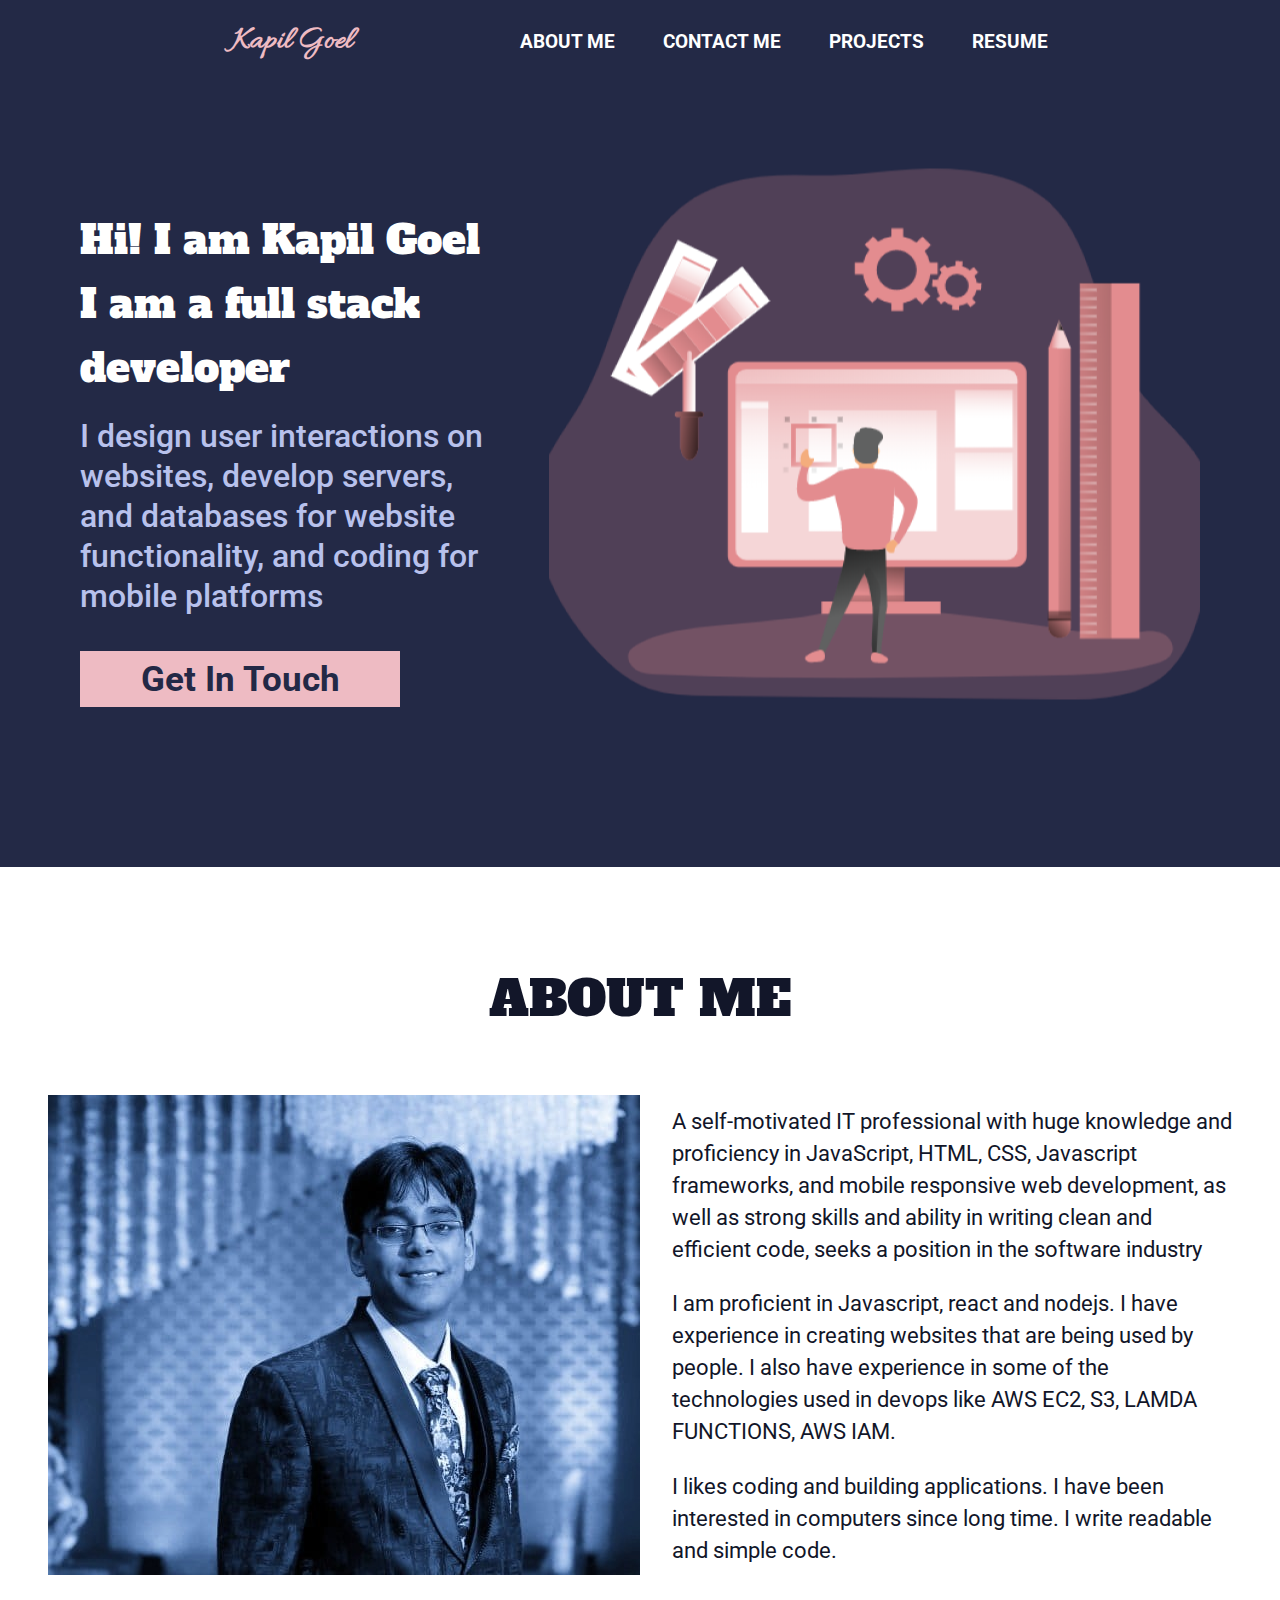
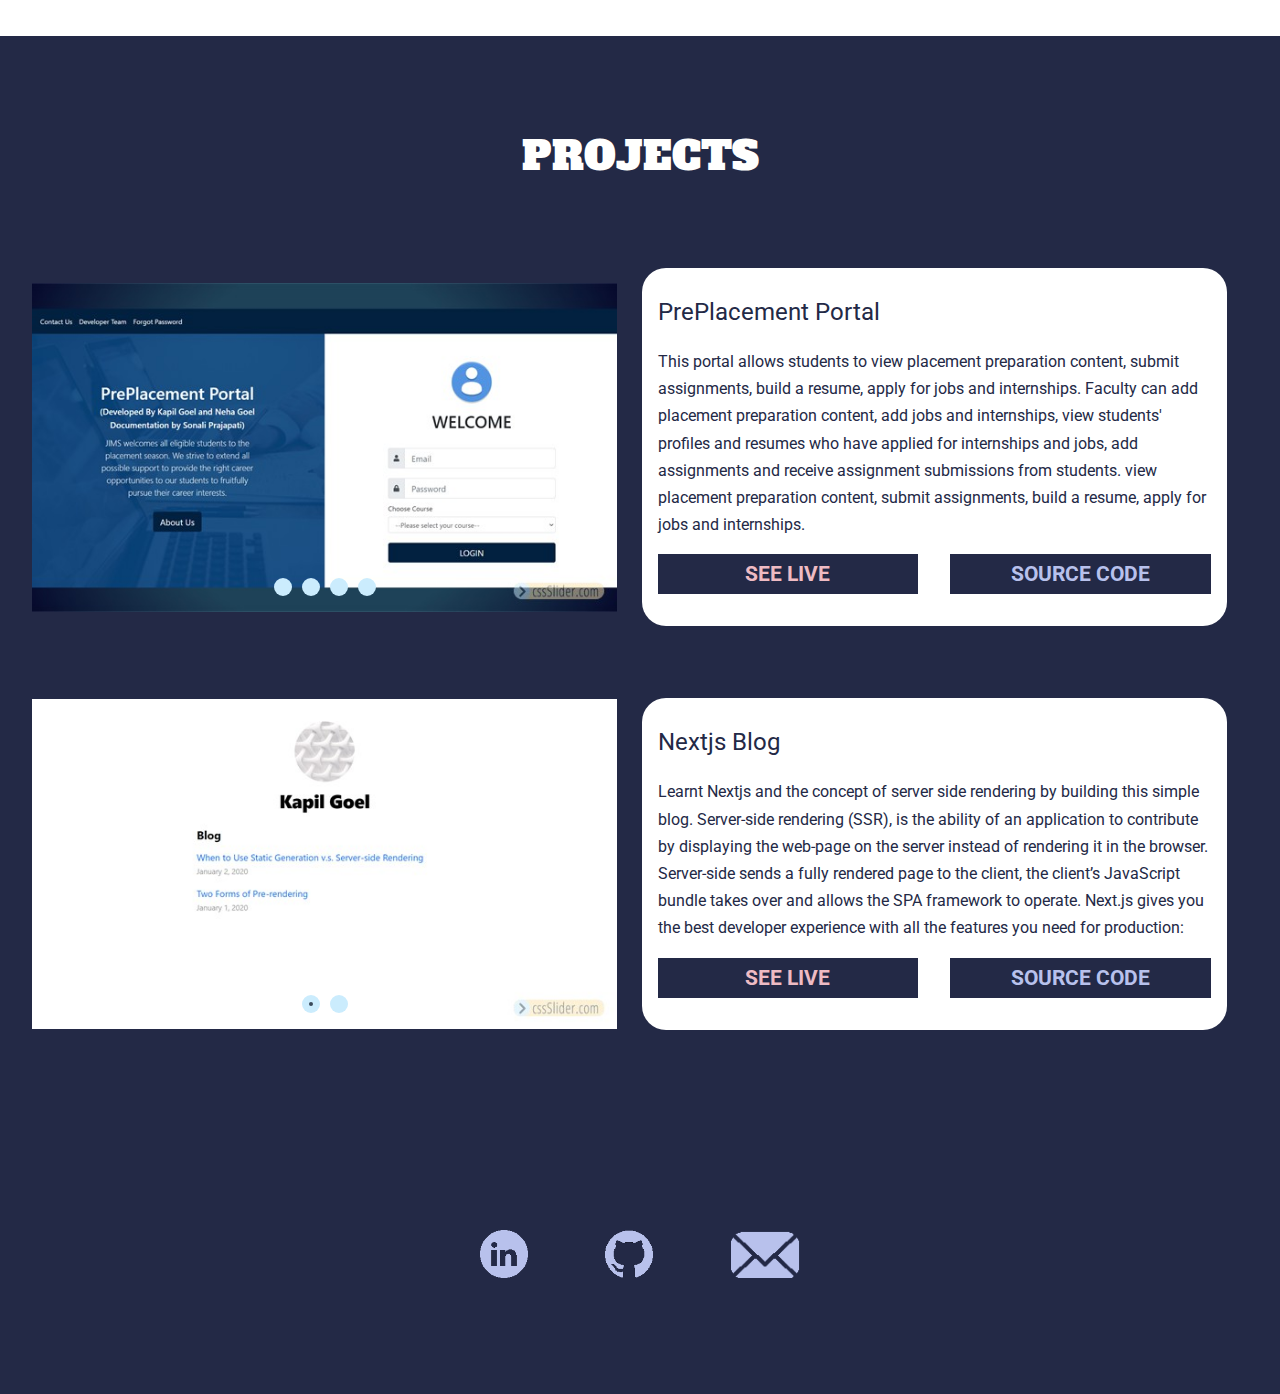
<file: index.html>
<!DOCTYPE html>
<html lang="en">
  <head>
    <meta charset="UTF-8" />
    <meta http-equiv="X-UA-Compatible" content="IE=edge" />
    <meta name="viewport" content="width=device-width, initial-scale=1.0" />
    <link rel="preconnect" href="https://fonts.gstatic.com" />
    <link
      href="https://fonts.googleapis.com/css2?family=Alfa+Slab+One&family=Allura&family=Roboto:wght@400;500;700;900&display=swap"
      rel="stylesheet"
    />
    <link rel="stylesheet" href="styles.css" />
    <script src="script.js"></script>
    <title>Kapil Goel</title>
  </head>
  <body>
    <header id="navbar">
      <h1 class="logo" id="logo">Kapil Goel</h1>
      <input type="checkbox" id="nav-toggle" class="nav-toggle" />
      <nav>
        <ul id="nav-ul">
          <li><a href="#aboutme" id="link1">About Me</a></li>
          <li><a href="mailto:kapil.wq@gmail.com" id="link2">Contact Me</a></li>
          <li><a href="#projects" id="link3">Projects</a></li>
          <li><a href="/assets/res.pdf" id="link4" target="_blank">Resume</a></li>
        </ul>
      </nav>
      <label for="nav-toggle" class="nav-toggle-label">
        <span></span>
      </label>
    </header>
    <section class="hero">
      <div class="hero__left">
        <p class="headline">
          <span>Hi! I am Kapil Goel</span>
          <span>I am a full stack developer</span>
        </p>
        <p class="hero__desc">
          I design user interactions on websites, develop servers, and databases
          for website functionality, and coding for mobile platforms
        </p>
        <a href="mailto:kapil.wq@gmail.com" class="getintouch"
          ><p>Get In Touch</p></a
        >
      </div>
      <div class="hero__image">
        <img src="/assets/image1.png" alt="" />
      </div>
    </section>
    <section class="aboutme" id="aboutme">
      <p class="aboutme__heading">ABOUT ME</p>
      <div class="aboutme__container">
        <div class="aboutme__image"></div>
        <div class="aboutme__para">
          <p>
            A self-motivated IT professional with huge knowledge and proficiency in JavaScript, 
            HTML, CSS, Javascript frameworks, and mobile responsive web development, as 
            well as strong skills and ability in writing clean and efficient code, seeks a position in 
            the software industry
          </p>
          <p>
I am proficient in Javascript, react and nodejs. I have experience in creating websites that are being used by people. I also have experience
in some of the technologies used in devops like AWS EC2, S3, LAMDA FUNCTIONS, AWS IAM.          </p>
          <p>
I likes coding and building applications. I have been interested in computers since long time. I write readable and simple code. 
      </div>
    </section>
    <section class="projects" id="projects">
      <p>PROJECTS</p>
      <div class="project-container">
        
        <div class="project-images">
          <!-- Start cssSlider.com -->
		<!-- Generated by cssSlider.com 2.1 -->
		<link rel="stylesheet" href="cssslider_files/csss_engine1/style.css">
		<!--[if IE]><link rel="stylesheet" href="cssslider_files/csss_engine1/ie.css"><![endif]-->
		<!--[if lte IE 9]><script type="text/javascript" src="cssslider_files/csss_engine1/ie.js"></script><![endif]-->
		 <div class='csslider1 no-autoplay '>
		<input name="cs_anchor1" id='cs_slide1_0' type="radio" class='cs_anchor slide' checked>
		<input name="cs_anchor1" id='cs_slide1_1' type="radio" class='cs_anchor slide' >
		<input name="cs_anchor1" id='cs_slide1_2' type="radio" class='cs_anchor slide' >
		<input name="cs_anchor1" id='cs_slide1_3' type="radio" class='cs_anchor slide' >
		<ul>
			<li class="cs_skeleton"><img src="cssslider_files/csss_images1/pr11.jpg" style="width: 100%;"></li>
			<li class='num0 img slide'> <img src='cssslider_files/csss_images1/pr11.jpg' alt='pr1-1' title='pr1-1' /></li>
			<li class='num1 img slide'> <img src='cssslider_files/csss_images1/pr12.jpg' alt='pr1-2' title='pr1-2' /></li>
			<li class='num2 img slide'> <img src='cssslider_files/csss_images1/pr13.jpg' alt='pr1-3' title='pr1-3' /></li>
			<li class='num3 img slide'> <img src='cssslider_files/csss_images1/pr14.jpg' alt='pr1-4' title='pr1-4' /></li>
		</ul><div class="cs_engine"><a href="http://cssslider.com">cssslider.com</a> by cssSlider.com v2.1</div>
		
		
		<div class='cs_arrowprev'>
			<label class='num0' for='cs_slide1_0'><span><i></i><b></b></span></label>
			<label class='num1' for='cs_slide1_1'><span><i></i><b></b></span></label>
			<label class='num2' for='cs_slide1_2'><span><i></i><b></b></span></label>
			<label class='num3' for='cs_slide1_3'><span><i></i><b></b></span></label>
		</div>
		<div class='cs_arrownext'>
			<label class='num0' for='cs_slide1_0'><span><i></i><b></b></span></label>
			<label class='num1' for='cs_slide1_1'><span><i></i><b></b></span></label>
			<label class='num2' for='cs_slide1_2'><span><i></i><b></b></span></label>
			<label class='num3' for='cs_slide1_3'><span><i></i><b></b></span></label>
		</div>
		<div class='cs_bullets'>
			<label class='num0' for='cs_slide1_0'> <span class='cs_point'></span>
				<span class='cs_thumb'><img src='cssslider_files/csss_tooltips1/pr11.jpg' alt='pr1-1' title='pr1-1' /></span></label>
			<label class='num1' for='cs_slide1_1'> <span class='cs_point'></span>
				<span class='cs_thumb'><img src='cssslider_files/csss_tooltips1/pr12.jpg' alt='pr1-2' title='pr1-2' /></span></label>
			<label class='num2' for='cs_slide1_2'> <span class='cs_point'></span>
				<span class='cs_thumb'><img src='cssslider_files/csss_tooltips1/pr13.jpg' alt='pr1-3' title='pr1-3' /></span></label>
			<label class='num3' for='cs_slide1_3'> <span class='cs_point'></span>
				<span class='cs_thumb'><img src='cssslider_files/csss_tooltips1/pr14.jpg' alt='pr1-4' title='pr1-4' /></span></label>
		</div>
		</div>
		<!-- End cssSlider.com -->
        </div>
        <div class="project__description-container">
          <p class="project-title">PrePlacement Portal</p>
          <p class="project-description">
            This portal allows students to view placement preparation content, submit assignments, build a resume, apply for jobs and internships. 
            Faculty can add placement preparation content, add jobs and internships, view students' profiles and resumes who have applied for internships 
            and jobs, add assignments and receive assignment submissions from students. view placement preparation content, submit assignments, build a resume, apply for jobs and internships.
          </p>
          <div class="project-buttons">
          <a href="https://placementpre.netlify.app/" class="seelive" target="_blank"
            ><p>SEE LIVE</p></a
          >
          <a href="https://github.com/kapilgoel1/Pre-Placement-Portal-Frontend" class="sourcecode" target="_blank"
            ><p>SOURCE CODE</p></a
          >
          </div>
        </div>
      </div>

      <div class="project-container">
        
        <div class="project-images">
         <!-- Start cssSlider.com -->
		<!-- Generated by cssSlider.com 2.1 -->
		<link rel="stylesheet" href="cssslider2_files/csss_engine1/style.css">
		<!--[if IE]><link rel="stylesheet" href="cssslider2_files/csss_engine1/ie.css"><![endif]-->
		<!--[if lte IE 9]><script type="text/javascript" src="cssslider2_files/csss_engine1/ie.js"></script><![endif]-->
		 <div class='csslider1 no-autoplay '>
		<input name="cs_anchor1" id='cs_slide1_0' type="radio" class='cs_anchor slide' checked>
		<input name="cs_anchor1" id='cs_slide1_1' type="radio" class='cs_anchor slide' >
		<input name="cs_anchor1" id='cs_play1' type="radio" class='cs_anchor' >
		<input name="cs_anchor1" id='cs_pause1_0' type="radio" class='cs_anchor pause'>
		<input name="cs_anchor1" id='cs_pause1_1' type="radio" class='cs_anchor pause'>
		<ul>
			<li class="cs_skeleton"><img src="cssslider2_files/csss_images1/pr21.jpg" style="width: 100%;"></li>
			<li class='num0 img slide'> <img src='cssslider2_files/csss_images1/pr21.jpg' alt='pr2-1' title='pr2-1' /></li>
			<li class='num1 img slide'> <img src='cssslider2_files/csss_images1/pr22.jpg' alt='pr2-2' title='pr2-2' /></li>
		</ul><div class="cs_engine"><a href="http://cssslider.com">cssslider.com</a> by cssSlider.com v2.1</div>
		
		<div class='cs_play_pause'>
			<label class='cs_play' for='cs_play1'><span><i></i><b></b></span></label>
			<label class='cs_pause num0' for='cs_pause1_0'><span><i></i><b></b></span></label>
			<label class='cs_pause num1' for='cs_pause1_1'><span><i></i><b></b></span></label>
			</div>
		<div class='cs_arrowprev'>
			<label class='num0' for='cs_slide1_0'><span><i></i><b></b></span></label>
			<label class='num1' for='cs_slide1_1'><span><i></i><b></b></span></label>
		</div>
		<div class='cs_arrownext'>
			<label class='num0' for='cs_slide1_0'><span><i></i><b></b></span></label>
			<label class='num1' for='cs_slide1_1'><span><i></i><b></b></span></label>
		</div>
		<div class='cs_bullets'>
			<label class='num0' for='cs_slide1_0'> <span class='cs_point'></span>
				<span class='cs_thumb'><img src='cssslider2_files/csss_tooltips1/pr21.jpg' alt='pr2-1' title='pr2-1' /></span></label>
			<label class='num1' for='cs_slide1_1'> <span class='cs_point'></span>
				<span class='cs_thumb'><img src='cssslider2_files/csss_tooltips1/pr22.jpg' alt='pr2-2' title='pr2-2' /></span></label>
		</div>
		</div>
		<!-- End cssSlider.com -->
        
        
        </div>
        <div class="project__description-container">
          <p class="project-title">Nextjs Blog</p>
          <p class="project-description">
            Learnt Nextjs and the concept of server side rendering by building this simple blog. 
            Server-side rendering (SSR), is the ability of an application to contribute by displaying 
            the web-page on the server instead of rendering it in the browser. Server-side sends a fully 
            rendered page to the client, the client’s JavaScript bundle takes over and allows the SPA framework to operate.
            Next.js gives you the best developer experience with all the features you need for production: 
          </p>
          <div class="project-buttons">
          <a href="https://nextjs-blog-rose-kappa.vercel.app/" class="seelive" target="_blank"
            ><p>SEE LIVE</p></a
          >
          <a href="https://github.com/kapilgoel1/nextjs-blog" class="sourcecode" target="_blank"
            ><p>SOURCE CODE</p></a
          >
          </div>
        </div>
      </div>
    </section>

    <section class="contact-section">
      <div class="contact-links-group">


     
      <a href="https://www.linkedin.com/in/kapil-goel-820b36113/"><img src="/assets//image 5.png" alt=""></a>
      <a href="https://github.com/kapilgoel1"><img src="/assets//image 6.png" alt=""></a>
      <a href="mailto:kapil.wq@gmail.com"><img src="/assets//image 7.png" alt=""></a>
    </div>
    </section>
  </body>
</html>
</file>
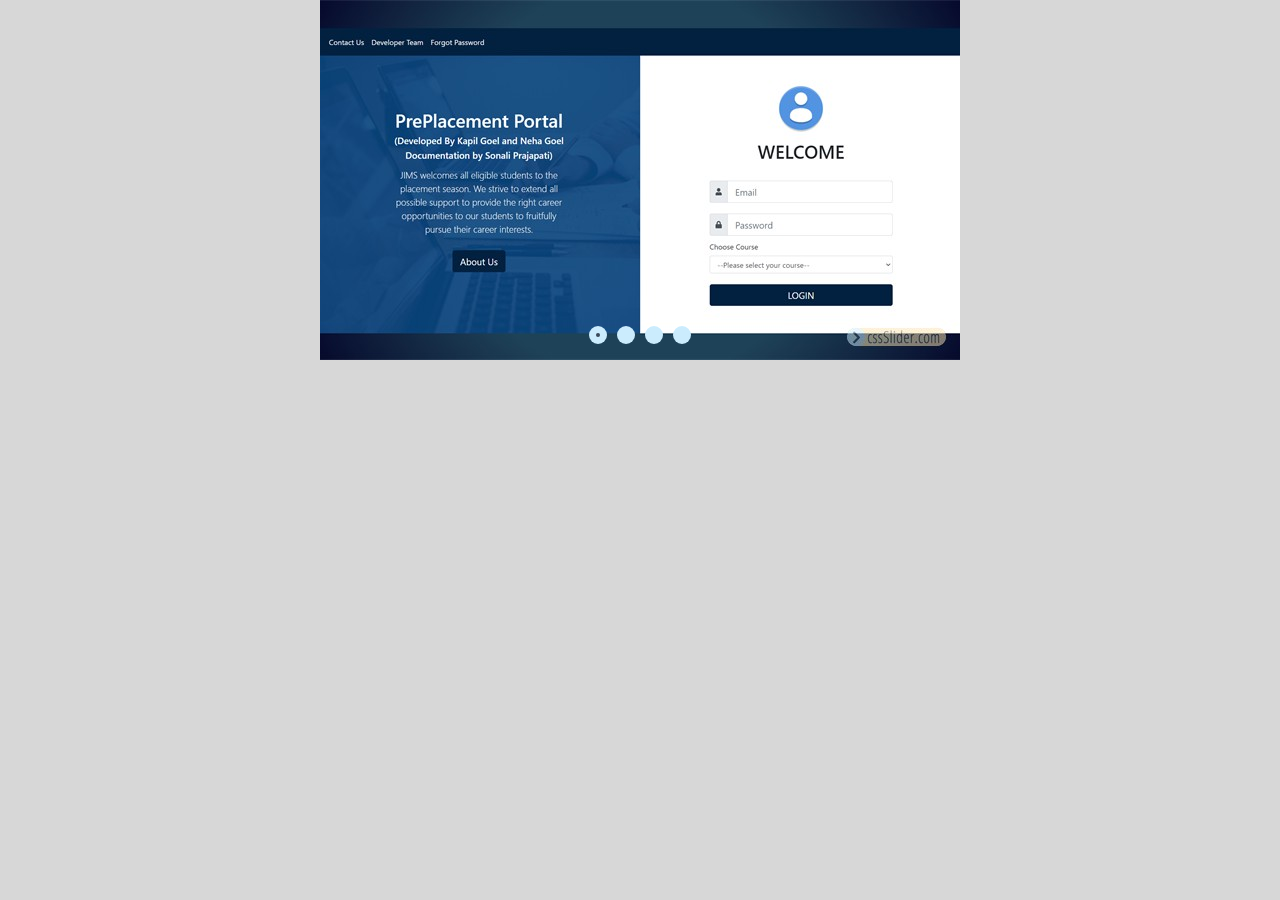
<file: cssslider.html>
<!DOCTYPE html>
<html>
<head>
	<title>cssSlider</title>
	<meta http-equiv="content-type" content="text/html; charset=utf-8" />
	<meta name="viewport" content="width=device-width, initial-scale=1">
	<meta name="description" content="cssSlider created with cssSlider, a free wizard program that helps you easily generate beautiful web slideshow" />

	
</head>
<body style="background-color:#d7d7d7; margin: auto; text-align: center;">

		<!-- Start cssSlider.com -->
		<!-- Generated by cssSlider.com 2.1 -->
		<link rel="stylesheet" href="cssslider_files/csss_engine1/style.css">
		<!--[if IE]><link rel="stylesheet" href="cssslider_files/csss_engine1/ie.css"><![endif]-->
		<!--[if lte IE 9]><script type="text/javascript" src="cssslider_files/csss_engine1/ie.js"></script><![endif]-->
		 <div class='csslider1 no-autoplay '>
		<input name="cs_anchor1" id='cs_slide1_0' type="radio" class='cs_anchor slide' checked>
		<input name="cs_anchor1" id='cs_slide1_1' type="radio" class='cs_anchor slide' >
		<input name="cs_anchor1" id='cs_slide1_2' type="radio" class='cs_anchor slide' >
		<input name="cs_anchor1" id='cs_slide1_3' type="radio" class='cs_anchor slide' >
		<ul>
			<li class="cs_skeleton"><img src="cssslider_files/csss_images1/pr11.jpg" style="width: 100%;"></li>
			<li class='num0 img slide'> <img src='cssslider_files/csss_images1/pr11.jpg' alt='pr1-1' title='pr1-1' /></li>
			<li class='num1 img slide'> <img src='cssslider_files/csss_images1/pr12.jpg' alt='pr1-2' title='pr1-2' /></li>
			<li class='num2 img slide'> <img src='cssslider_files/csss_images1/pr13.jpg' alt='pr1-3' title='pr1-3' /></li>
			<li class='num3 img slide'> <img src='cssslider_files/csss_images1/pr14.jpg' alt='pr1-4' title='pr1-4' /></li>
		</ul><div class="cs_engine"><a href="http://cssslider.com">cssslider.com</a> by cssSlider.com v2.1</div>
		
		
		<div class='cs_arrowprev'>
			<label class='num0' for='cs_slide1_0'><span><i></i><b></b></span></label>
			<label class='num1' for='cs_slide1_1'><span><i></i><b></b></span></label>
			<label class='num2' for='cs_slide1_2'><span><i></i><b></b></span></label>
			<label class='num3' for='cs_slide1_3'><span><i></i><b></b></span></label>
		</div>
		<div class='cs_arrownext'>
			<label class='num0' for='cs_slide1_0'><span><i></i><b></b></span></label>
			<label class='num1' for='cs_slide1_1'><span><i></i><b></b></span></label>
			<label class='num2' for='cs_slide1_2'><span><i></i><b></b></span></label>
			<label class='num3' for='cs_slide1_3'><span><i></i><b></b></span></label>
		</div>
		<div class='cs_bullets'>
			<label class='num0' for='cs_slide1_0'> <span class='cs_point'></span>
				<span class='cs_thumb'><img src='cssslider_files/csss_tooltips1/pr11.jpg' alt='pr1-1' title='pr1-1' /></span></label>
			<label class='num1' for='cs_slide1_1'> <span class='cs_point'></span>
				<span class='cs_thumb'><img src='cssslider_files/csss_tooltips1/pr12.jpg' alt='pr1-2' title='pr1-2' /></span></label>
			<label class='num2' for='cs_slide1_2'> <span class='cs_point'></span>
				<span class='cs_thumb'><img src='cssslider_files/csss_tooltips1/pr13.jpg' alt='pr1-3' title='pr1-3' /></span></label>
			<label class='num3' for='cs_slide1_3'> <span class='cs_point'></span>
				<span class='cs_thumb'><img src='cssslider_files/csss_tooltips1/pr14.jpg' alt='pr1-4' title='pr1-4' /></span></label>
		</div>
		</div>
		<!-- End cssSlider.com -->
	
		
</body>
</html>
</file>
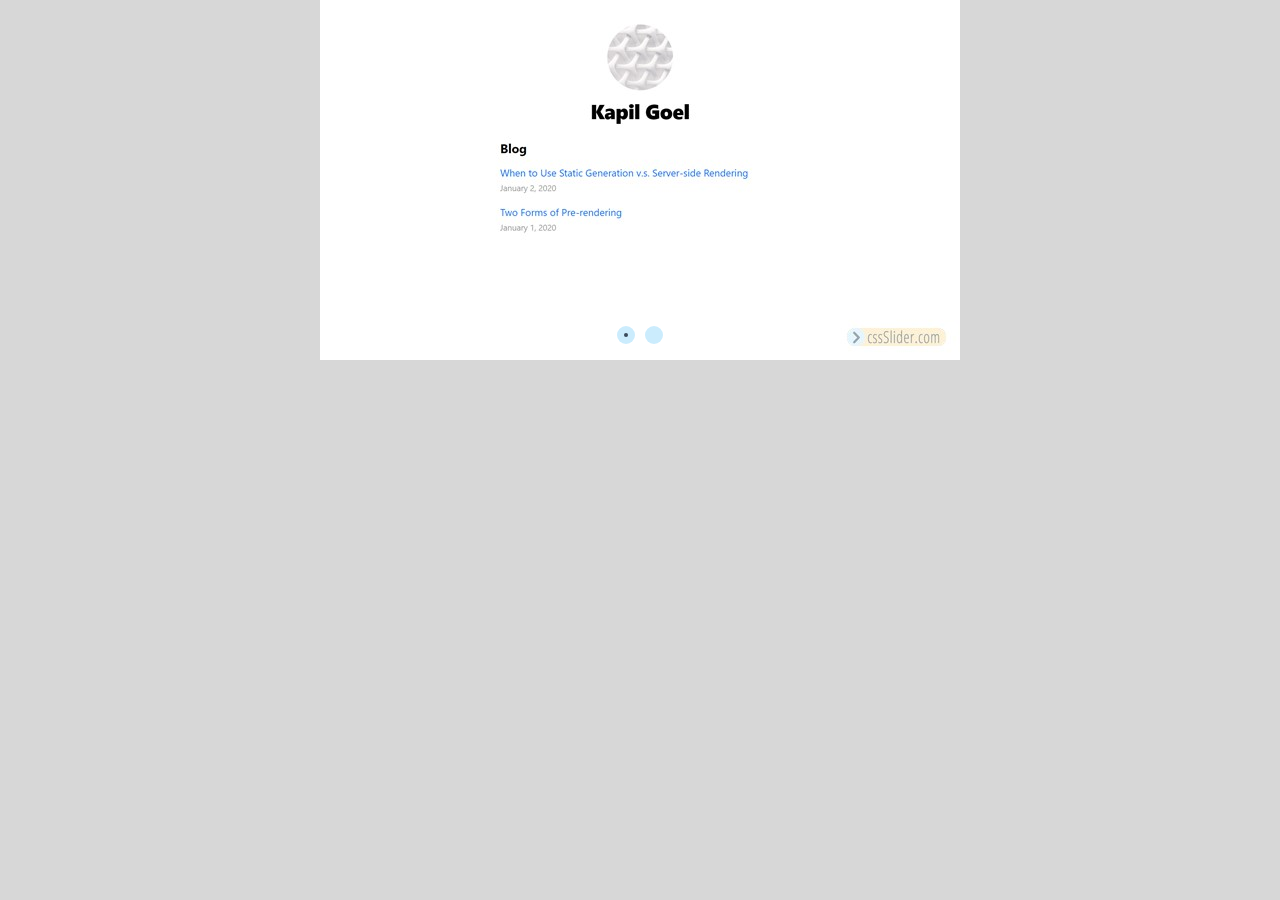
<file: cssslider2.html>
<!DOCTYPE html>
<html>
<head>
	<title>cssSlider</title>
	<meta http-equiv="content-type" content="text/html; charset=utf-8" />
	<meta name="viewport" content="width=device-width, initial-scale=1">
	<meta name="description" content="cssSlider created with cssSlider, a free wizard program that helps you easily generate beautiful web slideshow" />

	
</head>
<body style="background-color:#d7d7d7; margin: auto; text-align: center;">

		<!-- Start cssSlider.com -->
		<!-- Generated by cssSlider.com 2.1 -->
		<link rel="stylesheet" href="cssslider2_files/csss_engine1/style.css">
		<!--[if IE]><link rel="stylesheet" href="cssslider2_files/csss_engine1/ie.css"><![endif]-->
		<!--[if lte IE 9]><script type="text/javascript" src="cssslider2_files/csss_engine1/ie.js"></script><![endif]-->
		 <div class='csslider1 no-autoplay '>
		<input name="cs_anchor1" id='cs_slide1_0' type="radio" class='cs_anchor slide' checked>
		<input name="cs_anchor1" id='cs_slide1_1' type="radio" class='cs_anchor slide' >
		<input name="cs_anchor1" id='cs_play1' type="radio" class='cs_anchor' >
		<input name="cs_anchor1" id='cs_pause1_0' type="radio" class='cs_anchor pause'>
		<input name="cs_anchor1" id='cs_pause1_1' type="radio" class='cs_anchor pause'>
		<ul>
			<li class="cs_skeleton"><img src="cssslider2_files/csss_images1/pr21.jpg" style="width: 100%;"></li>
			<li class='num0 img slide'> <img src='cssslider2_files/csss_images1/pr21.jpg' alt='pr2-1' title='pr2-1' /></li>
			<li class='num1 img slide'> <img src='cssslider2_files/csss_images1/pr22.jpg' alt='pr2-2' title='pr2-2' /></li>
		</ul><div class="cs_engine"><a href="http://cssslider.com">cssslider.com</a> by cssSlider.com v2.1</div>
		
		<div class='cs_play_pause'>
			<label class='cs_play' for='cs_play1'><span><i></i><b></b></span></label>
			<label class='cs_pause num0' for='cs_pause1_0'><span><i></i><b></b></span></label>
			<label class='cs_pause num1' for='cs_pause1_1'><span><i></i><b></b></span></label>
			</div>
		<div class='cs_arrowprev'>
			<label class='num0' for='cs_slide1_0'><span><i></i><b></b></span></label>
			<label class='num1' for='cs_slide1_1'><span><i></i><b></b></span></label>
		</div>
		<div class='cs_arrownext'>
			<label class='num0' for='cs_slide1_0'><span><i></i><b></b></span></label>
			<label class='num1' for='cs_slide1_1'><span><i></i><b></b></span></label>
		</div>
		<div class='cs_bullets'>
			<label class='num0' for='cs_slide1_0'> <span class='cs_point'></span>
				<span class='cs_thumb'><img src='cssslider2_files/csss_tooltips1/pr21.jpg' alt='pr2-1' title='pr2-1' /></span></label>
			<label class='num1' for='cs_slide1_1'> <span class='cs_point'></span>
				<span class='cs_thumb'><img src='cssslider2_files/csss_tooltips1/pr22.jpg' alt='pr2-2' title='pr2-2' /></span></label>
		</div>
		</div>
		<!-- End cssSlider.com -->
	
		
</body>
</html>
</file>
<file: styles.css>
@import url('https://fonts.googleapis.com/css?family=Work+Sans:300,600');

:root {
  --background: #232946;
}

*,
*::before,
*::after {
  box-sizing: border-box;
}

body {
  margin: 0;
  font-family: Roboto;
  font-weight: 400;
}

/* navigation styles start here */

header {
  background: var(--background);
  text-align: center;
  position: fixed;
  z-index: 999;
  width: 100%;
}

/* changed this from the tutorial video to
   allow it to gain focus, making it tabbable */
.nav-toggle {
  position: absolute !important;
  top: -9999px !important;
  left: -9999px !important;
}

.nav-toggle:focus ~ .nav-toggle-label {
  outline: 3px solid rgba(lightblue, 0.75);
}

.nav-toggle-label {
  position: absolute;
  top: 0;
  left: 0;
  margin-left: 1em;
  height: 100%;
  display: flex;
  align-items: center;
}

.nav-toggle-label span,
.nav-toggle-label span::before,
.nav-toggle-label span::after {
  display: block;
  background: white;
  height: 2px;
  width: 2em;
  border-radius: 2px;
  position: relative;
}

.nav-toggle-label span::before,
.nav-toggle-label span::after {
  content: '';
  position: absolute;
}

.nav-toggle-label span::before {
  bottom: 7px;
}

.nav-toggle-label span::after {
  top: 7px;
}

nav {
  position: absolute;
  text-align: left;
  top: 100%;
  left: 0;
  background: var(--background);
  width: 100%;
  transform: scale(1, 0);
  transform-origin: top;
  transition: transform 400ms ease-in-out;
}

nav ul {
  margin: 0;
  padding: 0;
  list-style: none;
}

nav li {
  margin-bottom: 1em;
  margin-left: 1em;
}

nav a {
  color: white;
  text-decoration: none;
  font-size: 1.2rem;
  text-transform: uppercase;
  opacity: 0;
  transition: opacity 150ms ease-in-out;
  font-weight: bold;
}

nav a:hover {
  color: #000;
}

.nav-toggle:checked ~ nav {
  transform: scale(1, 1);
}

.nav-toggle:checked ~ nav a {
  opacity: 1;
  transition: opacity 250ms ease-in-out 250ms;
}

.logo {
  font-family: 'Allura', cursive;
  color: #eebbc3;
}

.logo-down {
  font-family: 'Allura', cursive;
  color: #232946;
}

@media screen and (min-width: 800px) {
  .nav-toggle-label {
    display: none;
  }

  header {
    display: grid;
    grid-template-columns: 1fr auto minmax(600px, 3fr) 1fr;
  }

  .logo {
    grid-column: 2 / 3;
  }

  nav {
    all: unset; /* this causes issues with Edge, since it's unsupported */

    /* the following lines are not from my video, but add Edge support */
    position: relative;
    text-align: left;
    transition: none;
    transform: scale(1, 1);
    background: none;
    top: initial;
    left: initial;
    /* end Edge support stuff */

    grid-column: 3 / 4;
    display: flex;
    justify-content: flex-end;
    align-items: center;
  }

  nav ul {
    display: flex;
  }

  nav li {
    margin-left: 3em;
    margin-bottom: 0;
  }

  nav a {
    opacity: 1;
    position: relative;
  }

  nav a::before {
    content: '';
    display: block;
    height: 5px;
    background: black;
    position: absolute;
    top: -0.75em;
    left: 0;
    right: 0;
    transform: scale(0, 1);
    transition: transform ease-in-out 250ms;
  }

  nav a:hover::before {
    transform: scale(1, 1);
  }
}

.scroll {
  background: #eebbc3;
  color: #232946;
}

.navbar-down {
  color: #232946;
}

.hero {
  padding: 10rem 5rem;
  text-align: center;

  background: #232946;
}

.headline {
  font-family: Alfa Slab One;
  font-style: normal;
  font-weight: normal;
  font-size: 2.5rem;
  line-height: 4rem;
  color: #fffffe;
  margin-bottom: 0;
  margin-top: 1rem;
}

.headline span {
  display: block;
}

.hero__desc {
  font-family: Roboto;
  font-style: normal;
  font-weight: 500;
  font-size: 2rem;
  line-height: 2.5rem;
  color: #b8c1ec;
  margin-top: 1rem;
}

.getintouch {
  display: block;
  text-decoration: none;
  width: 20rem;
  height: 3.5rem;
  background: #eebbc3;
  font-weight: bold;
  font-size: 2.2rem;
  text-align: center;
  color: #232946;
  line-height: 3.5rem;
  margin: 0 auto;
}

.hero__image {
  display: none;
}

.aboutme {
  padding: 3rem;
  text-align: center;
}

.aboutme__heading {
  font-family: Alfa Slab One;
  font-style: normal;
  font-weight: normal;
  font-size: 3.1rem;

  color: #121629;
}

.aboutme__image {
  background-image: url('/assets/photo4.jpg');
  height: 480px;
  background-repeat: no-repeat;
  width: 400px;
  margin: auto;
  background-position: 30% 0%;
}

.aboutme__para {
  font-family: Roboto;
  font-style: normal;
  font-weight: 400;
  font-size: 1.4rem;
  line-height: 2rem;

  color: #121629;
}

.projects {
  background-color: #232946;
  text-align: center;
  padding-top: 3rem;
}

.projects > p {
  font-family: Alfa Slab One;
  font-style: normal;
  font-weight: normal;
  font-size: 2.5rem;
  line-height: 4rem;
  text-align: center;
  color: #fffffe;
  padding-bottom: 1.5rem;
}

.project-images {
  display: flex;
  justify-content: center;
}

.project__description-container {
  background-color: #ffffff;
  max-width: 50rem;
  border-radius: 1.5rem;
  margin: 1rem auto;
  padding: 2rem 1rem;
}

.seelive {
  display: block;
  text-decoration: none;
  width: 20rem;
  height: 2.5rem;
  background: #232946;
  font-family: Roboto;
  font-style: normal;
  font-weight: bold;
  font-size: 1.3rem;
  text-align: center;
  color: #eebbc3;
  line-height: 2.5rem;
  margin: 0 auto;
}

.seelive > p {
  margin: 0;
}

.sourcecode {
  display: block;
  text-decoration: none;
  width: 20rem;
  height: 2.5rem;
  background: #232946;
  font-family: Roboto;
  font-style: normal;
  font-weight: bold;
  font-size: 1.3rem;
  text-align: center;
  color: #b8c1ec;
  line-height: 2.5rem;
  margin: 0 auto;
}

.sourcecode > p {
  margin: 0;
}

.project-title {
  font-size: 1.5rem;
  line-height: 1.5rem;
  color: #232946;
  margin-top: 0;
}

.project-description {
  font-size: 1rem;
  line-height: 1.7rem;

  color: #232946;
}

.project-buttons {
  display: flex;
  align-items: center;
  width: 100%;
}

.project-container {
  padding-bottom: 2.5rem;
}

.contact-section {
  background-color: #232946;
  padding-top: 9rem;
  padding-bottom: 7rem;
}

.contact-links-group {
  max-width: 20rem;
  display: flex;
  justify-content: space-between;
  margin: auto;
}

.contact-links-group img {
  height: 3rem;
}

@media only screen and (min-width: 1200px) {
  .hero {
    display: flex;
    text-align: left;
  }

  .getintouch {
    margin: 0 0;
  }

  .hero__left {
    padding-right: 2rem;
  }

  .hero__image {
    display: block;
    padding-left: 2rem;
  }

  .hero__image img {
    position: relative;
    top: 50%;
    transform: translateY(-50%);
  }

  .headline {
    margin-top: 3rem;
  }

  .aboutme__container {
    display: flex;
  }
  .aboutme__image {
    flex: 1 1 50%;
    background-position: 0% 0%;
  }
  .aboutme__para {
    flex: 1 1 50%;
    padding-left: 2rem;
    text-align: left;
  }
  .project-container {
    padding-left: 2rem;
    padding-right: 1.8rem;
    display: flex;
    align-items: center;
  }
  .project-images {
    width: 48%;
  }
  .project__description-container {
    width: 48%;
    text-align: left;
  }
  .seelive {
    margin-right: 1rem;
  }
  .sourcecode {
    margin-left: 1rem;
  }
}

@media only screen and (max-width: 700px) {
  .project__description-container {
    margin-left: 1rem;
    margin-right: 1rem;
  }
}
</file>
<file: cssslider_files/csss_engine1/style.css>
/* ------------- General ------------- */
@import url(https://fonts.googleapis.com/css?family=Open+Sans+Condensed:300&subset=latin,cyrillic-ext,greek-ext,greek,vietnamese,latin-ext,cyrillic);
@font-face {
	font-family: "cs-ctrl-basic";
	src: url("cs-ctrl-basic.eot");
	src: url("cs-ctrl-basic.eot#iefix") format("embedded-opentype"),
			url("cs-ctrl-basic.woff") format("woff"),
			url("cs-ctrl-basic.ttf") format("truetype"),
			url("cs-ctrl-basic.svg#basic") format("svg");
	font-weight: normal;
	font-style: normal;
}

.csslider1 {
  display: inline-block;
  position: relative;
  max-width: 640px;
  
  

  width: 100%;
}
.csslider1,
.csslider1 *,
.csslider1 *:after,
.csslider1 *:before {
  -webkit-box-sizing: content-box;
  -moz-box-sizing: content-box;
  box-sizing: content-box;
}
.csslider1 > .cs_anchor {
  display: none;
}
.csslider1 > ul {
  position: relative;
  z-index: 1;
  font-size: 0;
  line-height: 0;
  margin: 0 auto;
  padding: 0;
  
  overflow: hidden;
  white-space: nowrap;
}
.csslider1 > ul > .cs_skeleton {
  width: 100%;
  visibility: hidden;
  font-size: 0px;
  line-height: 0;
}

.csslider1 > ul > .slide.img img {
  width: 100%;
}



.csslider1 > ul > .slide.img a {
  font-size: 0pt;
  color: transparent;
}
.csslider1 > ul > .slide {
  position: relative;
  display: inline-block;
  width: 100%;
  height: 100%;
  overflow: hidden;
  font-size: 15px;
  font-size: initial;
  line-height: normal;
  white-space: normal;
  vertical-align: top;
  -webkit-box-sizing: border-box;
  -moz-box-sizing: border-box;
  box-sizing: border-box;

  -webkit-transform: translate3d(0,0,0);
  transform: translate3d(0,0,0);
}
.csslider1 .cs_engine{
  position: absolute;
  top: -9999px;
  left: -9999px;
  font-size: 0pt;
  opacity: 0;
  filter: alpha(opacity=0);
}

.csslider1 > ul > li.img,
.csslider1 > .cs_arrowprev,
.csslider1 > .cs_arrownext,
.csslider1 > .cs_bullets,
.csslider1 > .cs_play_pause {
  -webkit-touch-callout: none;
  -webkit-user-select: none;
  -moz-user-select: none;
  -ms-user-select: none;
  user-select: none;
}
/* ------------- /General Styles ------------- */

/* ------------- General Arrows ------------- */
.csslider1 > .cs_arrowprev,
.csslider1 > .cs_arrownext {
  position: absolute;
  top: 50%;
  z-index: 5;
  -webkit-box-sizing: content-box;
  -moz-box-sizing: content-box;
  box-sizing: content-box;
}
.csslider1 > .cs_arrowprev > label,
.csslider1 > .cs_arrownext > label {
  position: absolute;
  text-decoration: none;
  cursor: pointer;
  opacity: 0;
  z-index: -1;
}
.csslider1 > .cs_arrowprev {
  left: 0;
}
.csslider1 > .cs_arrownext {
  right: 0;
}

.csslider1 > .slide:checked ~ .cs_arrowprev > label,
.csslider1 > .slide:checked ~ .cs_arrownext > label {
  opacity: 0;
  z-index: -1;
}



.csslider1 > #cs_slide1_0:checked ~ .cs_arrowprev > label.num3,
.csslider1 > #cs_pause1_0:checked ~ .cs_arrowprev > label.num3,
.csslider1 > #cs_slide1_0:checked ~ .cs_arrownext > label.num1,
.csslider1 > #cs_pause1_0:checked ~ .cs_arrownext > label.num1, 
.csslider1 > #cs_slide1_1:checked ~ .cs_arrowprev > label.num0,
.csslider1 > #cs_pause1_1:checked ~ .cs_arrowprev > label.num0,
.csslider1 > #cs_slide1_1:checked ~ .cs_arrownext > label.num2,
.csslider1 > #cs_pause1_1:checked ~ .cs_arrownext > label.num2, 
.csslider1 > #cs_slide1_2:checked ~ .cs_arrowprev > label.num1,
.csslider1 > #cs_pause1_2:checked ~ .cs_arrowprev > label.num1,
.csslider1 > #cs_slide1_2:checked ~ .cs_arrownext > label.num3,
.csslider1 > #cs_pause1_2:checked ~ .cs_arrownext > label.num3, 
.csslider1 > #cs_slide1_3:checked ~ .cs_arrowprev > label.num2,
.csslider1 > #cs_pause1_3:checked ~ .cs_arrowprev > label.num2,
.csslider1 > #cs_slide1_3:checked ~ .cs_arrownext > label.num0,
.csslider1 > #cs_pause1_3:checked ~ .cs_arrownext > label.num0 {
  opacity: 1;
  z-index: 5;
}


/* ------------- /General Arrows ------------- */

/* ------------- General Bullets ------------- */
.csslider1 > .cs_bullets {
  position: absolute;
  left: 0;
  width: 100%;
  z-index: 6;
  font-size: 0;
  line-height: 8pt;
  text-align: center;
}
.csslider1 > .cs_bullets > div {
  margin-left: -50%;
  width: 100%;
}
.csslider1 > .cs_bullets > label {
  position: relative;
  display: inline-block;
  cursor: pointer;
}
.csslider1 > .cs_bullets > label > .cs_thumb {
  visibility: hidden;
  position: absolute;
  opacity: 0;
  z-index: 1;
  line-height: 0;
  left: -42.5px;
  top: -48px;
}
.csslider1 > .cs_bullets > label > .cs_thumb > img {
  max-width: none;
}
/* ------------- /General Bullets ------------- */

/* ------------- Effect ------------- */
.csslider1 > ul > .slide.num0 {
  left: 0%;
}
.csslider1 > ul > .slide.num1 {
  left: 100%;
}
.csslider1 > ul > .slide.num2 {
  left: 200%;
}
.csslider1 > ul > .slide.num3 {
  left: 300%;
}
 


.csslider1 > #cs_slide1_0:checked ~ ul > .slide,
.csslider1 > #cs_pause1_0:checked ~ ul > .slide {
  -webkit-transform: translateX(0%);
  transform: translateX(0%);
}
.csslider1 > #cs_slide1_1:checked ~ ul > .slide,
.csslider1 > #cs_pause1_1:checked ~ ul > .slide {
  -webkit-transform: translateX(-100%);
  transform: translateX(-100%);
}
.csslider1 > #cs_slide1_2:checked ~ ul > .slide,
.csslider1 > #cs_pause1_2:checked ~ ul > .slide {
  -webkit-transform: translateX(-200%);
  transform: translateX(-200%);
}
.csslider1 > #cs_slide1_3:checked ~ ul > .slide,
.csslider1 > #cs_pause1_3:checked ~ ul > .slide {
  -webkit-transform: translateX(-300%);
  transform: translateX(-300%);
}
 


.csslider1 > ul > .slide {
  position: absolute;
  top: 0;
  left: 0;
  display: inline-block;
  opacity: 1;

  -webkit-transition: -webkit-transform 600ms;
  transition: -webkit-transform 600ms, transform 600ms;

  
  -webkit-transform: scale(1);
  transform: scale(1);
}



/* ------------- /Effect ------------- */

/* ------------- Template Show on hover ------------- */
.csslider1 > .cs_play_pause {
  -webkit-transition: .4s all 0s ease;
  transition: .4s all 0s ease;
}
.csslider1 > .cs_arrowprev {
  -webkit-transition: .4s all .15s ease;
  transition: .4s all .15s ease;
}
.csslider1 > .cs_arrownext {
  -webkit-transition: .4s all .3s ease;
  transition: .4s all .3s ease;
}
.csslider1 > .cs_arrowprev,
.csslider1 > .cs_arrownext,
.csslider1 > .cs_play_pause {
  opacity: 0;
  -webkit-transform: translateY(-30px);
  transform: translateY(-30px);
}

.csslider1:hover > .cs_arrowprev,
.csslider1:hover > .cs_arrownext,
.csslider1:hover > .cs_play_pause {
  opacity: 1;
  -webkit-transform: translateY(0);
  transform: translateY(0);
}
/* ------------- /Template Show on hover ------------- */

/* ------------- Template Arrows ------------- */
.csslider1 > .cs_arrowprev > label,
.csslider1 > .cs_arrownext > label {
  padding: 17px;
  height: 23px;
  width: 23px;
  margin-top: -28px;
  margin-left: -28px;

  background-color: #CBECFD;

  border-radius: 50%;
}
.csslider1 > .cs_arrowprev > label,
.csslider1 > .cs_arrownext > label,
.csslider1 > .cs_arrowprev > label span:after,
.csslider1 > .cs_arrownext > label span:after {
  -webkit-transition: background-color 0.4s, color 0.4s;
  transition: background-color 0.4s, color 0.4s;
}
.csslider1 > .cs_arrowprev {
  margin-left: 2px;
  left: 45px;
}
.csslider1 > .cs_arrownext {
  margin-right: 2px;
  right: 45px;
}
.csslider1 > .cs_arrowprev > label span,
.csslider1 > .cs_arrownext > label span {
  display: block;
  color: #3A4A5A;
}
.csslider1 > .cs_arrowprev > label span:after,
.csslider1 > .cs_arrownext > label span:after {
  display: block;
  font: 21px "cs-ctrl-basic";
  line-height: 23px;
  text-align: center;
}
/* IE10+ hack */
_:-ms-input-placeholder, :root .csslider1 > .cs_arrowprev > label span:after {
  line-height: 29px;
}
_:-ms-input-placeholder, :root .csslider1 > .cs_arrownext > label span:after {
  line-height: 29px;
}

.csslider1 > .cs_arrowprev > label span:after {
  content: '\e800';
}
.csslider1 > .cs_arrownext > label span:after {
  content: '\e801';
}

.csslider1 > .cs_arrowprev:hover > label,
.csslider1 > .cs_arrownext:hover > label {
  background-color: #e5f6fe;
}

.csslider1 > .cs_arrownext:hover > label span {
  color: #000;
  -webkit-animation: nextArrow1 .7s infinite ease-in-out;
  animation: nextArrow1 .7s infinite ease-in-out;
}
.csslider1 > .cs_arrowprev:hover > label span {
  color: #000;
  -webkit-animation: prevArrow1 .7s infinite ease-in-out;
  animation: prevArrow1 .7s infinite ease-in-out;
}


@keyframes nextArrow1 {
  0%, 100% {
    -webkit-transform: translateX(0px);
    transform: translateX(0px);
  }
  25% {
    -webkit-transform: translateX(2px);
    transform: translateX(2px);
  }
  75% {
    -webkit-transform: translateX(-2px);
    transform: translateX(-2px);
  }
}
@-webkit-keyframes nextArrow1 {
  0%, 100% {
    -webkit-transform: translateX(0px);
    transform: translateX(0px);
  }
  25% {
    -webkit-transform: translateX(2px);
    transform: translateX(2px);
  }
  75% {
    -webkit-transform: translateX(-2px);
    transform: translateX(-2px);
  }
}

@-webkit-keyframes prevArrow1 {
  0%, 100% {
    -webkit-transform: translateX(0px);
    transform: translateX(0px);
  }
  25% {
    -webkit-transform: translateX(-2px);
    transform: translateX(-2px);
  }
  75% {
    -webkit-transform: translateX(2px);
    transform: translateX(2px);
  }
}
@keyframes prevArrow1 {
  0%, 100% {
    -webkit-transform: translateX(0px);
    transform: translateX(0px);
  }
  25% {
    -webkit-transform: translateX(-2px);
    transform: translateX(-2px);
  }
  75% {
    -webkit-transform: translateX(2px);
    transform: translateX(2px);
  }
}
/* ------------- /Template Arrows ------------- */

/* ------------- Template Bullets ------------- */
.csslider1 > .cs_bullets {
  bottom: 5px;
  margin-bottom: 5px;
}
.csslider1 > .cs_bullets > label {
  border-radius: 50%;
  margin: 0 5px;
  padding: 9px;
  background: #CBECFD;
}


.csslider1 > .cs_bullets > label > .cs_thumb {
  border: 3px solid #CBECFD;
  margin-top: -150%;
  margin-left: 3px;
  -webkit-transition: all 0.3s;
  transition: all 0.3s;
}
.csslider1 > .cs_bullets > label > .cs_thumb:before {
  content: '';
  position: absolute;
  width: 0; 
  height: 0; 
  left: 50%;
  margin-left: -4px;
  bottom: -9px;
  border-left: 7px solid transparent;
  border-right: 7px solid transparent;
  
  border-top: 7px solid #CBECFD;
}
.csslider1 > .cs_bullets > label:hover > .cs_thumb {
  margin-top: -12px;
  opacity: 1;
  visibility: visible;
}



.csslider1 > .cs_bullets > label > .cs_point {
  position: absolute;
  left: 50%;
  top: 50%;
  margin-left: -2px;
  margin-top: -2px;
  background: transparent;
  border-radius: 50%;
  padding: 2px;
}

.csslider1 > .cs_bullets > label:hover > .cs_point,

.csslider1 > #cs_slide1_0:checked ~ .cs_bullets > label.num0 > .cs_point,
.csslider1 > #cs_pause1_0:checked ~ .cs_bullets > label.num0 > .cs_point,
.csslider1 > #cs_slide1_1:checked ~ .cs_bullets > label.num1 > .cs_point,
.csslider1 > #cs_pause1_1:checked ~ .cs_bullets > label.num1 > .cs_point,
.csslider1 > #cs_slide1_2:checked ~ .cs_bullets > label.num2 > .cs_point,
.csslider1 > #cs_pause1_2:checked ~ .cs_bullets > label.num2 > .cs_point,
.csslider1 > #cs_slide1_3:checked ~ .cs_bullets > label.num3 > .cs_point,
.csslider1 > #cs_pause1_3:checked ~ .cs_bullets > label.num3 > .cs_point {
  background: #3A4A5A;
}




/* ------------- Template /Bullets ------------- */
/* hide description & bullets on mobile devices */
@media
only screen and (max-width: 480px),
only screen and (-webkit-max-device-pixel-ratio: 2)      and (max-width: 480px),
only screen and (   max--moz-device-pixel-ratio: 2)      and (max-width: 480px),
only screen and (     -o-max-device-pixel-ratio: 2/1)    and (max-width: 480px),
only screen and (        max-device-pixel-ratio: 2)      and (max-width: 480px),
only screen and (                max-resolution: 192dpi) and (max-width: 480px),
only screen and (                max-resolution: 2dppx)  and (max-width: 480px) { 
  .csslider1 > .cs_description,
  .csslider1 > .cs_bullets {
    display: none;
  }
}
</file>
<file: cssslider_files/csss_engine1/ie.css>
.csslider1 > .cs_arrowprev > label:after,
.csslider1 > .cs_arrownext > label:after {
  line-height: 30px;
}
.csslider1 > .cs_play_pause > label:after {
  line-height: 28px;
}
</file>
<file: cssslider2_files/csss_engine1/style.css>
/* ------------- General ------------- */
@import url(https://fonts.googleapis.com/css?family=Open+Sans+Condensed:300&subset=latin,cyrillic-ext,greek-ext,greek,vietnamese,latin-ext,cyrillic);
@font-face {
	font-family: "cs-ctrl-basic";
	src: url("cs-ctrl-basic.eot");
	src: url("cs-ctrl-basic.eot#iefix") format("embedded-opentype"),
			url("cs-ctrl-basic.woff") format("woff"),
			url("cs-ctrl-basic.ttf") format("truetype"),
			url("cs-ctrl-basic.svg#basic") format("svg");
	font-weight: normal;
	font-style: normal;
}

.csslider1 {
  display: inline-block;
  position: relative;
  max-width: 640px;
  
  

  width: 100%;
}
.csslider1,
.csslider1 *,
.csslider1 *:after,
.csslider1 *:before {
  -webkit-box-sizing: content-box;
  -moz-box-sizing: content-box;
  box-sizing: content-box;
}
.csslider1 > .cs_anchor {
  display: none;
}
.csslider1 > ul {
  position: relative;
  z-index: 1;
  font-size: 0;
  line-height: 0;
  margin: 0 auto;
  padding: 0;
  
  overflow: hidden;
  white-space: nowrap;
}
.csslider1 > ul > .cs_skeleton {
  width: 100%;
  visibility: hidden;
  font-size: 0px;
  line-height: 0;
}

.csslider1 > ul > .slide.img img {
  width: 100%;
}



.csslider1 > ul > .slide.img a {
  font-size: 0pt;
  color: transparent;
}
.csslider1 > ul > .slide {
  position: relative;
  display: inline-block;
  width: 100%;
  height: 100%;
  overflow: hidden;
  font-size: 15px;
  font-size: initial;
  line-height: normal;
  white-space: normal;
  vertical-align: top;
  -webkit-box-sizing: border-box;
  -moz-box-sizing: border-box;
  box-sizing: border-box;

  -webkit-transform: translate3d(0,0,0);
  transform: translate3d(0,0,0);
}
.csslider1 .cs_engine{
  position: absolute;
  top: -9999px;
  left: -9999px;
  font-size: 0pt;
  opacity: 0;
  filter: alpha(opacity=0);
}

.csslider1 > ul > li.img,
.csslider1 > .cs_arrowprev,
.csslider1 > .cs_arrownext,
.csslider1 > .cs_bullets,
.csslider1 > .cs_play_pause {
  -webkit-touch-callout: none;
  -webkit-user-select: none;
  -moz-user-select: none;
  -ms-user-select: none;
  user-select: none;
}
/* ------------- /General Styles ------------- */

/* ------------- General Arrows ------------- */
.csslider1 > .cs_arrowprev,
.csslider1 > .cs_arrownext {
  position: absolute;
  top: 50%;
  z-index: 5;
  -webkit-box-sizing: content-box;
  -moz-box-sizing: content-box;
  box-sizing: content-box;
}
.csslider1 > .cs_arrowprev > label,
.csslider1 > .cs_arrownext > label {
  position: absolute;
  text-decoration: none;
  cursor: pointer;
  opacity: 0;
  z-index: -1;
}
.csslider1 > .cs_arrowprev {
  left: 0;
}
.csslider1 > .cs_arrownext {
  right: 0;
}

.csslider1 > .slide:checked ~ .cs_arrowprev > label,
.csslider1 > .slide:checked ~ .cs_arrownext > label {
  opacity: 0;
  z-index: -1;
}



.csslider1 > #cs_slide1_0:checked ~ .cs_arrowprev > label.num1,
.csslider1 > #cs_pause1_0:checked ~ .cs_arrowprev > label.num1,
.csslider1 > #cs_slide1_0:checked ~ .cs_arrownext > label.num1,
.csslider1 > #cs_pause1_0:checked ~ .cs_arrownext > label.num1, 
.csslider1 > #cs_slide1_1:checked ~ .cs_arrowprev > label.num0,
.csslider1 > #cs_pause1_1:checked ~ .cs_arrowprev > label.num0,
.csslider1 > #cs_slide1_1:checked ~ .cs_arrownext > label.num0,
.csslider1 > #cs_pause1_1:checked ~ .cs_arrownext > label.num0 {
  opacity: 1;
  z-index: 5;
}


@-webkit-keyframes arrow1 {
  0%, 49.99% { opacity: 1; z-index: 5; }
  50%, 100%  { opacity: 0; z-index: -1; }
}
@keyframes arrow1 {
  0%, 49.99% { opacity: 1; z-index: 5; }
  50%, 100%  { opacity: 0; z-index: -1; }
}


.csslider1 > #cs_play1:checked ~ .cs_arrowprev > label.num1,
.csslider1 > #cs_play1:checked ~ .cs_arrownext > label.num1 {
  -webkit-animation: arrow1 13600ms infinite -800ms;
  animation: arrow1 13600ms infinite -800ms;
}
.csslider1 > #cs_play1:checked ~ .cs_arrowprev > label.num0,
.csslider1 > #cs_play1:checked ~ .cs_arrownext > label.num0 {
  -webkit-animation: arrow1 13600ms infinite 6000ms;
  animation: arrow1 13600ms infinite 6000ms;
}


.csslider1 > .slide:checked ~ .cs_arrowprev > label,
.csslider1 > .slide:checked ~ .cs_arrownext > label,
.csslider1 > .pause:checked ~ .cs_arrowprev > label,
.csslider1 > .pause:checked ~ .cs_arrownext > label {
  -webkit-animation: none;
  animation: none;
}


/* ------------- /General Arrows ------------- */

/* ------------- General Bullets ------------- */
.csslider1 > .cs_bullets {
  position: absolute;
  left: 0;
  width: 100%;
  z-index: 6;
  font-size: 0;
  line-height: 8pt;
  text-align: center;
}
.csslider1 > .cs_bullets > div {
  margin-left: -50%;
  width: 100%;
}
.csslider1 > .cs_bullets > label {
  position: relative;
  display: inline-block;
  cursor: pointer;
}
.csslider1 > .cs_bullets > label > .cs_thumb {
  visibility: hidden;
  position: absolute;
  opacity: 0;
  z-index: 1;
  line-height: 0;
  left: -42.5px;
  top: -48px;
}
.csslider1 > .cs_bullets > label > .cs_thumb > img {
  max-width: none;
}
/* ------------- /General Bullets ------------- */

/* ------------- General Play Pause ------------- */
.csslider1 > .cs_play_pause {
  position: absolute;
  top: 50%;
  left: 50%;
  z-index: 5;
}
.csslider1 > .cs_play_pause > label {
  position: absolute;
  cursor: pointer;
}
.csslider1 > #cs_play1:checked ~ .cs_play_pause > .cs_pause,
.csslider1 > .slide:checked ~ .cs_play_pause > .cs_play,
.csslider1 > .pause:checked ~ .cs_play_pause > .cs_play {
  display: block;
  z-index: 5;
}
.csslider1 > #cs_play1:checked ~ .cs_play_pause > .cs_play,
.csslider1 > .slide:checked ~ .cs_play_pause > .cs_pause,
.csslider1 > .pause:checked ~ .cs_play_pause > .cs_pause {
  display: none;
  z-index: -1;
}



@-webkit-keyframes pauseChange1 {
  0%, 49.99% { opacity: 1; z-index: 5; }
  50%, 100%  { opacity: 0; z-index: -1; }
}
@keyframes pauseChange1 {
  0%, 49.99% { opacity: 1; z-index: 5; }
  50%, 100%  { opacity: 0; z-index: -1; }
}


.csslider1 > #cs_play1:checked ~ .cs_play_pause > .cs_pause.num0 {
  opacity: 0;
  z-index: -1;
  -webkit-animation: pauseChange1 13600ms infinite -800ms;
  animation: pauseChange1 13600ms infinite -800ms;
}
.csslider1 > #cs_play1:checked ~ .cs_play_pause > .cs_pause.num1 {
  opacity: 0;
  z-index: -1;
  -webkit-animation: pauseChange1 13600ms infinite 6000ms;
  animation: pauseChange1 13600ms infinite 6000ms;
}


.csslider1 > .slide:checked ~ .cs_play_pause > .cs_pause,
.csslider1 > .pause:checked ~ .cs_play_pause > .cs_pause {
  -webkit-animation: none;
  animation: none;
}


/* ------------- /General Play Pause ------------- */

/* ------------- Effect ------------- */
.csslider1 > ul > .slide.num0 {
  left: 0%;
}
.csslider1 > ul > .slide.num1 {
  left: 100%;
}
 


.csslider1 > #cs_slide1_0:checked ~ ul > .slide,
.csslider1 > #cs_pause1_0:checked ~ ul > .slide {
  -webkit-transform: translateX(0%);
  transform: translateX(0%);
}
.csslider1 > #cs_slide1_1:checked ~ ul > .slide,
.csslider1 > #cs_pause1_1:checked ~ ul > .slide {
  -webkit-transform: translateX(-100%);
  transform: translateX(-100%);
}
 


.csslider1 > ul > .slide {
  position: absolute;
  top: 0;
  left: 0;
  display: inline-block;
  opacity: 1;

  -webkit-transition: -webkit-transform 800ms;
  transition: -webkit-transform 800ms, transform 800ms;

  
  -webkit-transform: scale(1);
  transform: scale(1);
}



@-webkit-keyframes slide1 {
  0%, 44.11764705882353%  { -webkit-transform: translateX(0%); transform: translateX(0%); }
  50%, 94.11764705882354%  { -webkit-transform: translateX(-100%); transform: translateX(-100%); }
  
}
@keyframes slide1 {
  0%, 44.11764705882353%  { -webkit-transform: translateX(0%); transform: translateX(0%); }
  50%, 94.11764705882354%  { -webkit-transform: translateX(-100%); transform: translateX(-100%); }
  
}

@-webkit-keyframes slide1-ie {
  0%, 44.11764705882353%  { margin-left: 0%; }
  50%, 94.11764705882354%  { margin-left: -100%; }
  
}
@keyframes slide1-ie {
  0%, 44.11764705882353%  { margin-left: 0%; }
  50%, 94.11764705882354%  { margin-left: -100%; }
  
}

.csslider1  > #cs_play1:checked ~ ul > .slide {
  
  -webkit-animation: slide1 13600ms infinite;
  animation: slide1 13600ms infinite;
  
}
/* IE 10+ hack - cant animate translate :( */
@media screen and (-ms-high-contrast: active), (-ms-high-contrast: none) {
  .csslider1  > #cs_play1:checked ~ ul > .slide {
    animation: slide1-ie 13600ms infinite;
  }
}


.csslider1 > #cs_play1:checked ~ ul > .slide,
.csslider1 > .pause:checked ~ ul > .slide {
  -webkit-transition: none;
  transition: none;
}


/* ------------- /Effect ------------- */

/* ------------- Template Show on hover ------------- */
.csslider1 > .cs_play_pause {
  -webkit-transition: .4s all 0s ease;
  transition: .4s all 0s ease;
}
.csslider1 > .cs_arrowprev {
  -webkit-transition: .4s all .15s ease;
  transition: .4s all .15s ease;
}
.csslider1 > .cs_arrownext {
  -webkit-transition: .4s all .3s ease;
  transition: .4s all .3s ease;
}
.csslider1 > .cs_arrowprev,
.csslider1 > .cs_arrownext,
.csslider1 > .cs_play_pause {
  opacity: 0;
  -webkit-transform: translateY(-30px);
  transform: translateY(-30px);
}

.csslider1:hover > .cs_arrowprev,
.csslider1:hover > .cs_arrownext,
.csslider1:hover > .cs_play_pause {
  opacity: 1;
  -webkit-transform: translateY(0);
  transform: translateY(0);
}
/* ------------- /Template Show on hover ------------- */

/* ------------- Template Arrows ------------- */
.csslider1 > .cs_arrowprev > label,
.csslider1 > .cs_arrownext > label {
  padding: 17px;
  height: 23px;
  width: 23px;
  margin-top: -28px;
  margin-left: -28px;

  background-color: #CBECFD;

  border-radius: 50%;
}
.csslider1 > .cs_arrowprev > label,
.csslider1 > .cs_arrownext > label,
.csslider1 > .cs_arrowprev > label span:after,
.csslider1 > .cs_arrownext > label span:after {
  -webkit-transition: background-color 0.4s, color 0.4s;
  transition: background-color 0.4s, color 0.4s;
}
.csslider1 > .cs_arrowprev {
  margin-left: 2px;
  left: 45px;
}
.csslider1 > .cs_arrownext {
  margin-right: 2px;
  right: 45px;
}
.csslider1 > .cs_arrowprev > label span,
.csslider1 > .cs_arrownext > label span {
  display: block;
  color: #3A4A5A;
}
.csslider1 > .cs_arrowprev > label span:after,
.csslider1 > .cs_arrownext > label span:after {
  display: block;
  font: 21px "cs-ctrl-basic";
  line-height: 23px;
  text-align: center;
}
/* IE10+ hack */
_:-ms-input-placeholder, :root .csslider1 > .cs_arrowprev > label span:after {
  line-height: 29px;
}
_:-ms-input-placeholder, :root .csslider1 > .cs_arrownext > label span:after {
  line-height: 29px;
}

.csslider1 > .cs_arrowprev > label span:after {
  content: '\e800';
}
.csslider1 > .cs_arrownext > label span:after {
  content: '\e801';
}

.csslider1 > .cs_arrowprev:hover > label,
.csslider1 > .cs_arrownext:hover > label {
  background-color: #e5f6fe;
}

.csslider1 > .cs_arrownext:hover > label span {
  color: #000;
  -webkit-animation: nextArrow1 .7s infinite ease-in-out;
  animation: nextArrow1 .7s infinite ease-in-out;
}
.csslider1 > .cs_arrowprev:hover > label span {
  color: #000;
  -webkit-animation: prevArrow1 .7s infinite ease-in-out;
  animation: prevArrow1 .7s infinite ease-in-out;
}


@keyframes nextArrow1 {
  0%, 100% {
    -webkit-transform: translateX(0px);
    transform: translateX(0px);
  }
  25% {
    -webkit-transform: translateX(2px);
    transform: translateX(2px);
  }
  75% {
    -webkit-transform: translateX(-2px);
    transform: translateX(-2px);
  }
}
@-webkit-keyframes nextArrow1 {
  0%, 100% {
    -webkit-transform: translateX(0px);
    transform: translateX(0px);
  }
  25% {
    -webkit-transform: translateX(2px);
    transform: translateX(2px);
  }
  75% {
    -webkit-transform: translateX(-2px);
    transform: translateX(-2px);
  }
}

@-webkit-keyframes prevArrow1 {
  0%, 100% {
    -webkit-transform: translateX(0px);
    transform: translateX(0px);
  }
  25% {
    -webkit-transform: translateX(-2px);
    transform: translateX(-2px);
  }
  75% {
    -webkit-transform: translateX(2px);
    transform: translateX(2px);
  }
}
@keyframes prevArrow1 {
  0%, 100% {
    -webkit-transform: translateX(0px);
    transform: translateX(0px);
  }
  25% {
    -webkit-transform: translateX(-2px);
    transform: translateX(-2px);
  }
  75% {
    -webkit-transform: translateX(2px);
    transform: translateX(2px);
  }
}
/* ------------- /Template Arrows ------------- */

/* ------------- Template Play Pause ------------- */
.csslider1 > .cs_play_pause > label{
  text-decoration: none;
  padding: 17px;
  height: 23px;
  width: 23px;

  margin-top: -28px;
  margin-left: -28px;

  background-color: #CBECFD;

  border-radius: 50%;
}
.csslider1 > .cs_play_pause > label,
.csslider1 > .cs_play_pause > label span:after {
  -webkit-transition: background-color 0.4s ease, color 0.4s ease;
  transition: background-color 0.4s ease, color 0.4s ease;
}
.csslider1 > .cs_play_pause > label span {
  display: block;
  color: #3A4A5A;
}
.csslider1 > .cs_play_pause > label span:after{
  display: block;
  font: 15px "cs-ctrl-basic";
  line-height: 25px;
  text-align: center;
}
/* IE10+ hack */
_:-ms-input-placeholder, :root .csslider1 > .cs_play_pause > label span:after {
  line-height: 28px;
}
.csslider1 > .cs_play_pause > .cs_play span:after {
  content: '\e802';
}
.csslider1 > .cs_play_pause > .cs_pause span:after {
  content: '\e803';
}

.csslider1 > .cs_play_pause:hover > label {
  background-color: #e5f6fe;
}
.csslider1 > .cs_play_pause:hover > label span {
  color: #000;
  -wibkit-animation: playPause1 .7s infinite ease-in-out;
  animation: playPause1 .7s infinite ease-in-out;
}

@-webkit-keyframes playPause1 {
  0%, 100% { -webkit-transform: translateY(0px); transform: translateY(0px); }
  25% { -webkit-transform: translateY(2px); transform: translateY(2px); }
  75% { -webkit-transform: translateY(-2px); transform: translateY(-2px); }
}
@keyframes playPause1 {
  0%, 100% { -webkit-transform: translateY(0px); transform: translateY(0px); }
  25% { -webkit-transform: translateY(2px); transform: translateY(2px); }
  75% { -webkit-transform: translateY(-2px); transform: translateY(-2px); }
}
/* ------------- /Template Play Pause ------------- */

/* ------------- Template Bullets ------------- */
.csslider1 > .cs_bullets {
  bottom: 5px;
  margin-bottom: 5px;
}
.csslider1 > .cs_bullets > label {
  border-radius: 50%;
  margin: 0 5px;
  padding: 9px;
  background: #CBECFD;
}


.csslider1 > .cs_bullets > label > .cs_thumb {
  border: 3px solid #CBECFD;
  margin-top: -150%;
  margin-left: 3px;
  -webkit-transition: all 0.3s;
  transition: all 0.3s;
}
.csslider1 > .cs_bullets > label > .cs_thumb:before {
  content: '';
  position: absolute;
  width: 0; 
  height: 0; 
  left: 50%;
  margin-left: -4px;
  bottom: -9px;
  border-left: 7px solid transparent;
  border-right: 7px solid transparent;
  
  border-top: 7px solid #CBECFD;
}
.csslider1 > .cs_bullets > label:hover > .cs_thumb {
  margin-top: -12px;
  opacity: 1;
  visibility: visible;
}



.csslider1 > .cs_bullets > label > .cs_point {
  position: absolute;
  left: 50%;
  top: 50%;
  margin-left: -2px;
  margin-top: -2px;
  background: transparent;
  border-radius: 50%;
  padding: 2px;
}

.csslider1 > .cs_bullets > label:hover > .cs_point,

.csslider1 > #cs_slide1_0:checked ~ .cs_bullets > label.num0 > .cs_point,
.csslider1 > #cs_pause1_0:checked ~ .cs_bullets > label.num0 > .cs_point,
.csslider1 > #cs_slide1_1:checked ~ .cs_bullets > label.num1 > .cs_point,
.csslider1 > #cs_pause1_1:checked ~ .cs_bullets > label.num1 > .cs_point {
  background: #3A4A5A;
}




@keyframes bullet1 {
  0%, 49.99%  { background: #3A4A5A; }
  50%, 100% { background: transparent; }
}
@-webkit-keyframes bullet1 {
  0%, 49.99%  { background: #3A4A5A; }
  50%, 100% { background: transparent; }
}

.csslider1 > #cs_play1:checked ~ .cs_bullets > label.num0 > .cs_point,
.csslider1 > #cs_pause1:checked ~ .cs_bullets > label.num0 > .cs_point {
  -webkit-animation: bullet1 13600ms infinite -800ms;
  animation: bullet1 13600ms infinite -800ms;
}
.csslider1 > #cs_play1:checked ~ .cs_bullets > label.num1 > .cs_point,
.csslider1 > #cs_pause1:checked ~ .cs_bullets > label.num1 > .cs_point {
  -webkit-animation: bullet1 13600ms infinite 6000ms;
  animation: bullet1 13600ms infinite 6000ms;
}



.csslider1 > #cs_play1:checked ~ .cs_bullets > label > .cs_point,
.csslider1 > .pause:checked ~ .cs_bullets > label > .cs_point {
  -webkit-transition: none;
  transition: none;
}


.csslider1 > .slide:checked ~ .cs_bullets > label > .cs_point,
.csslider1 > .pause:checked ~ .cs_bullets > label > .cs_point {
  -webkit-animation: none;
  animation: none;
}


/* ------------- Template /Bullets ------------- */
/* hide description & bullets on mobile devices */
@media
only screen and (max-width: 480px),
only screen and (-webkit-max-device-pixel-ratio: 2)      and (max-width: 480px),
only screen and (   max--moz-device-pixel-ratio: 2)      and (max-width: 480px),
only screen and (     -o-max-device-pixel-ratio: 2/1)    and (max-width: 480px),
only screen and (        max-device-pixel-ratio: 2)      and (max-width: 480px),
only screen and (                max-resolution: 192dpi) and (max-width: 480px),
only screen and (                max-resolution: 2dppx)  and (max-width: 480px) { 
  .csslider1 > .cs_description,
  .csslider1 > .cs_bullets {
    display: none;
  }
}
</file>
<file: cssslider2_files/csss_engine1/ie.css>
.csslider1 > .cs_arrowprev > label:after,
.csslider1 > .cs_arrownext > label:after {
  line-height: 30px;
}
.csslider1 > .cs_play_pause > label:after {
  line-height: 28px;
}
</file>
